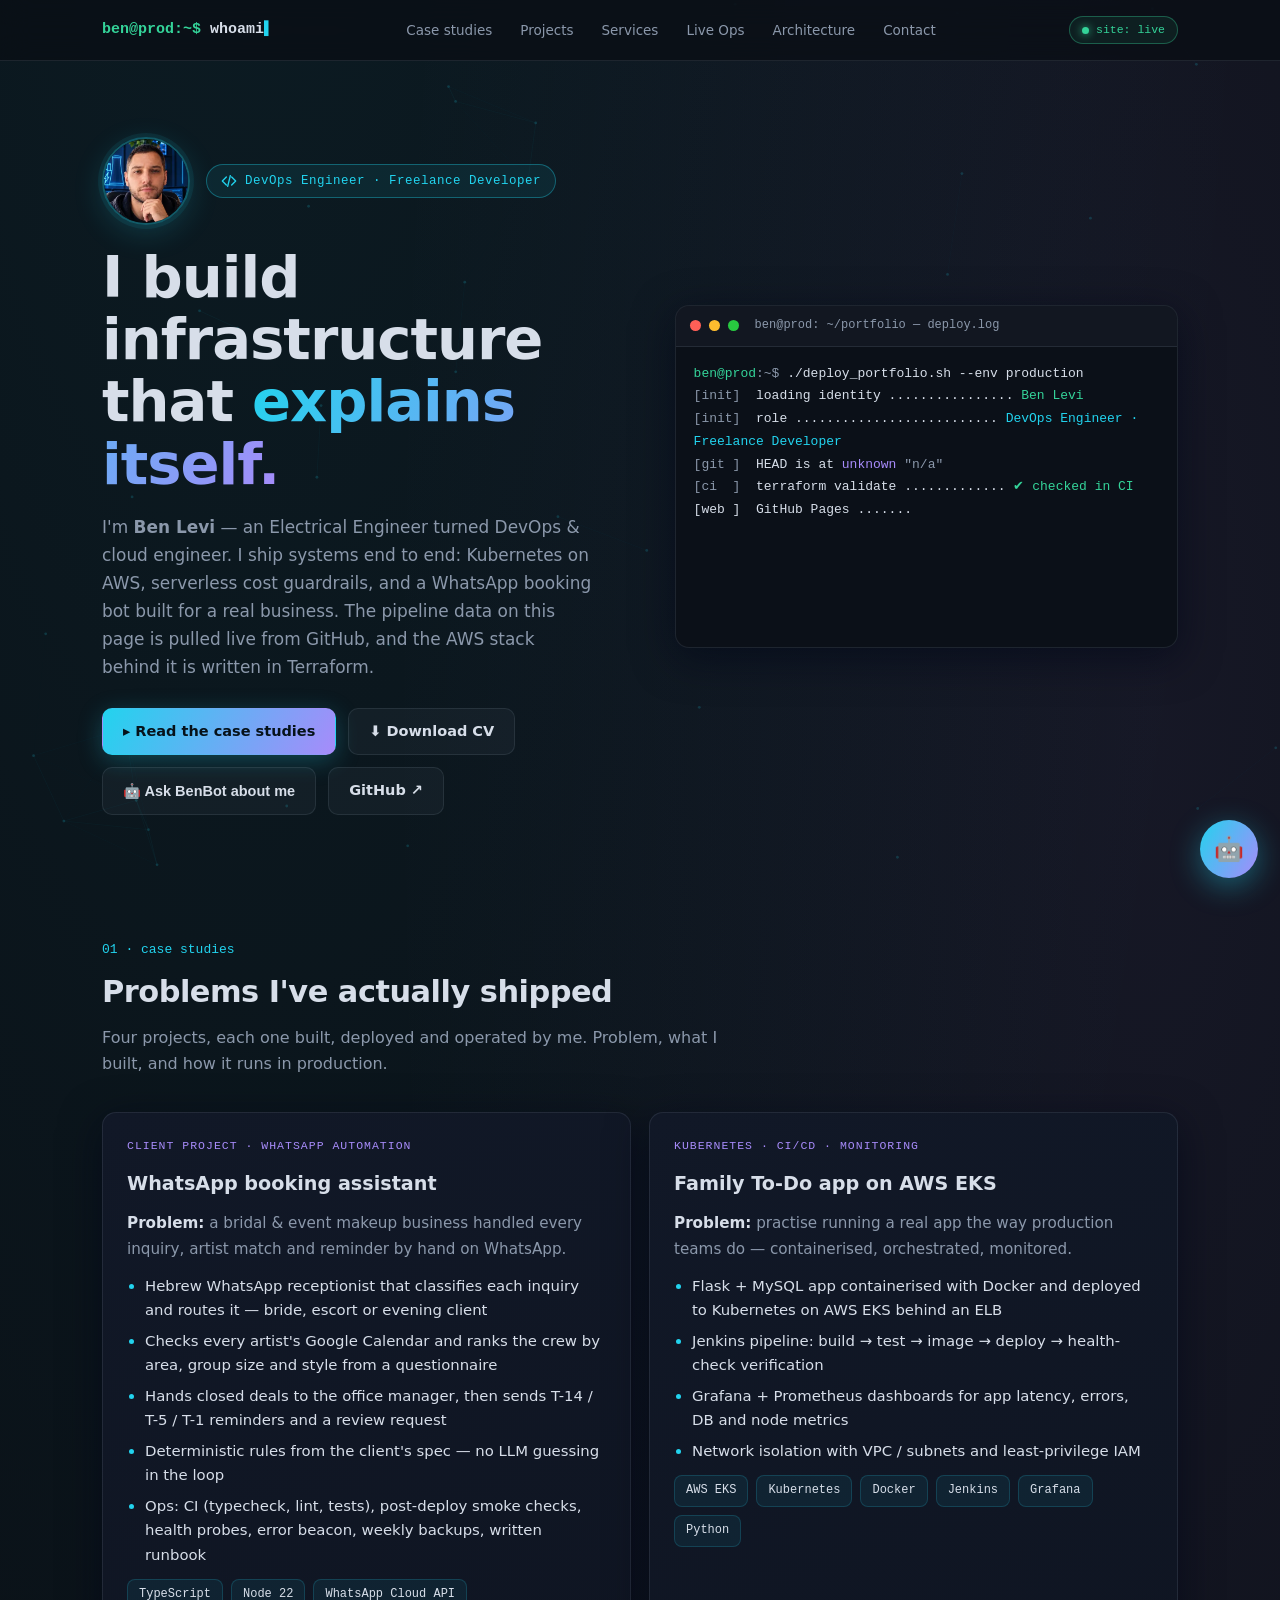
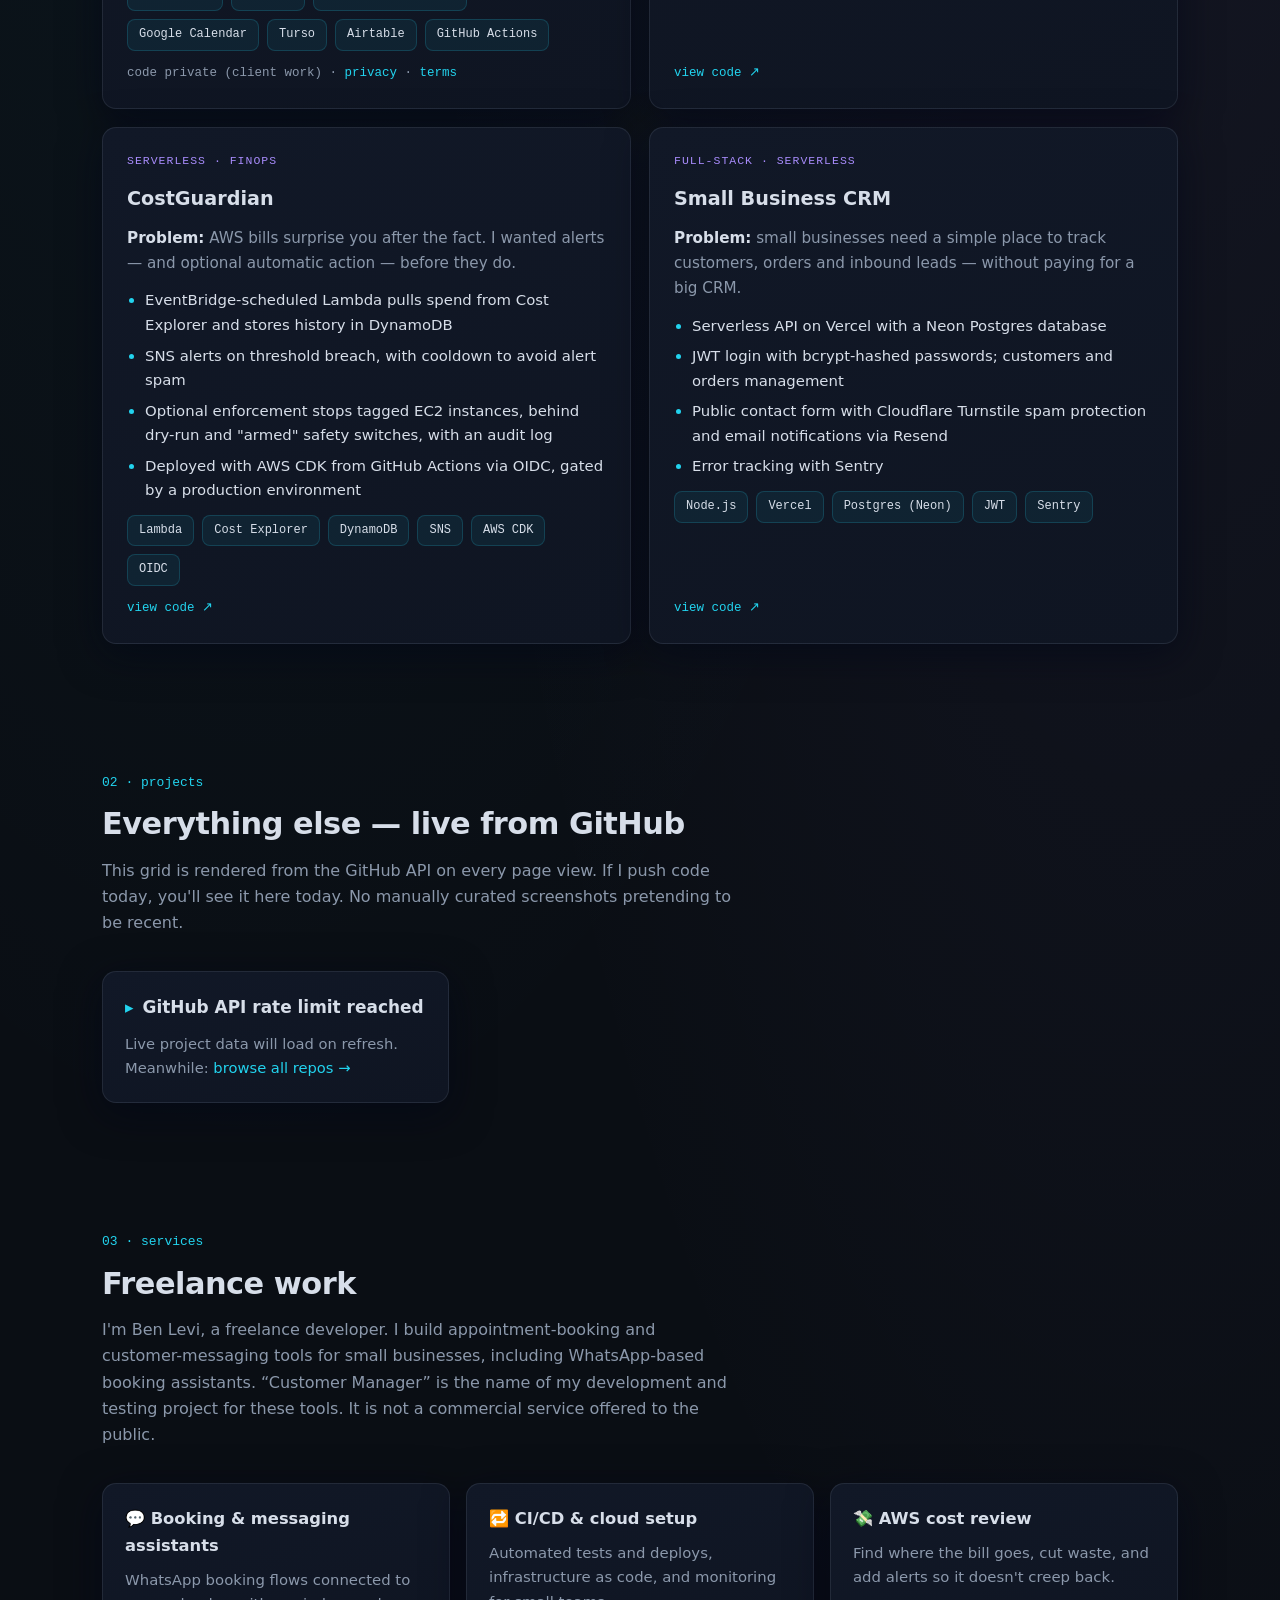
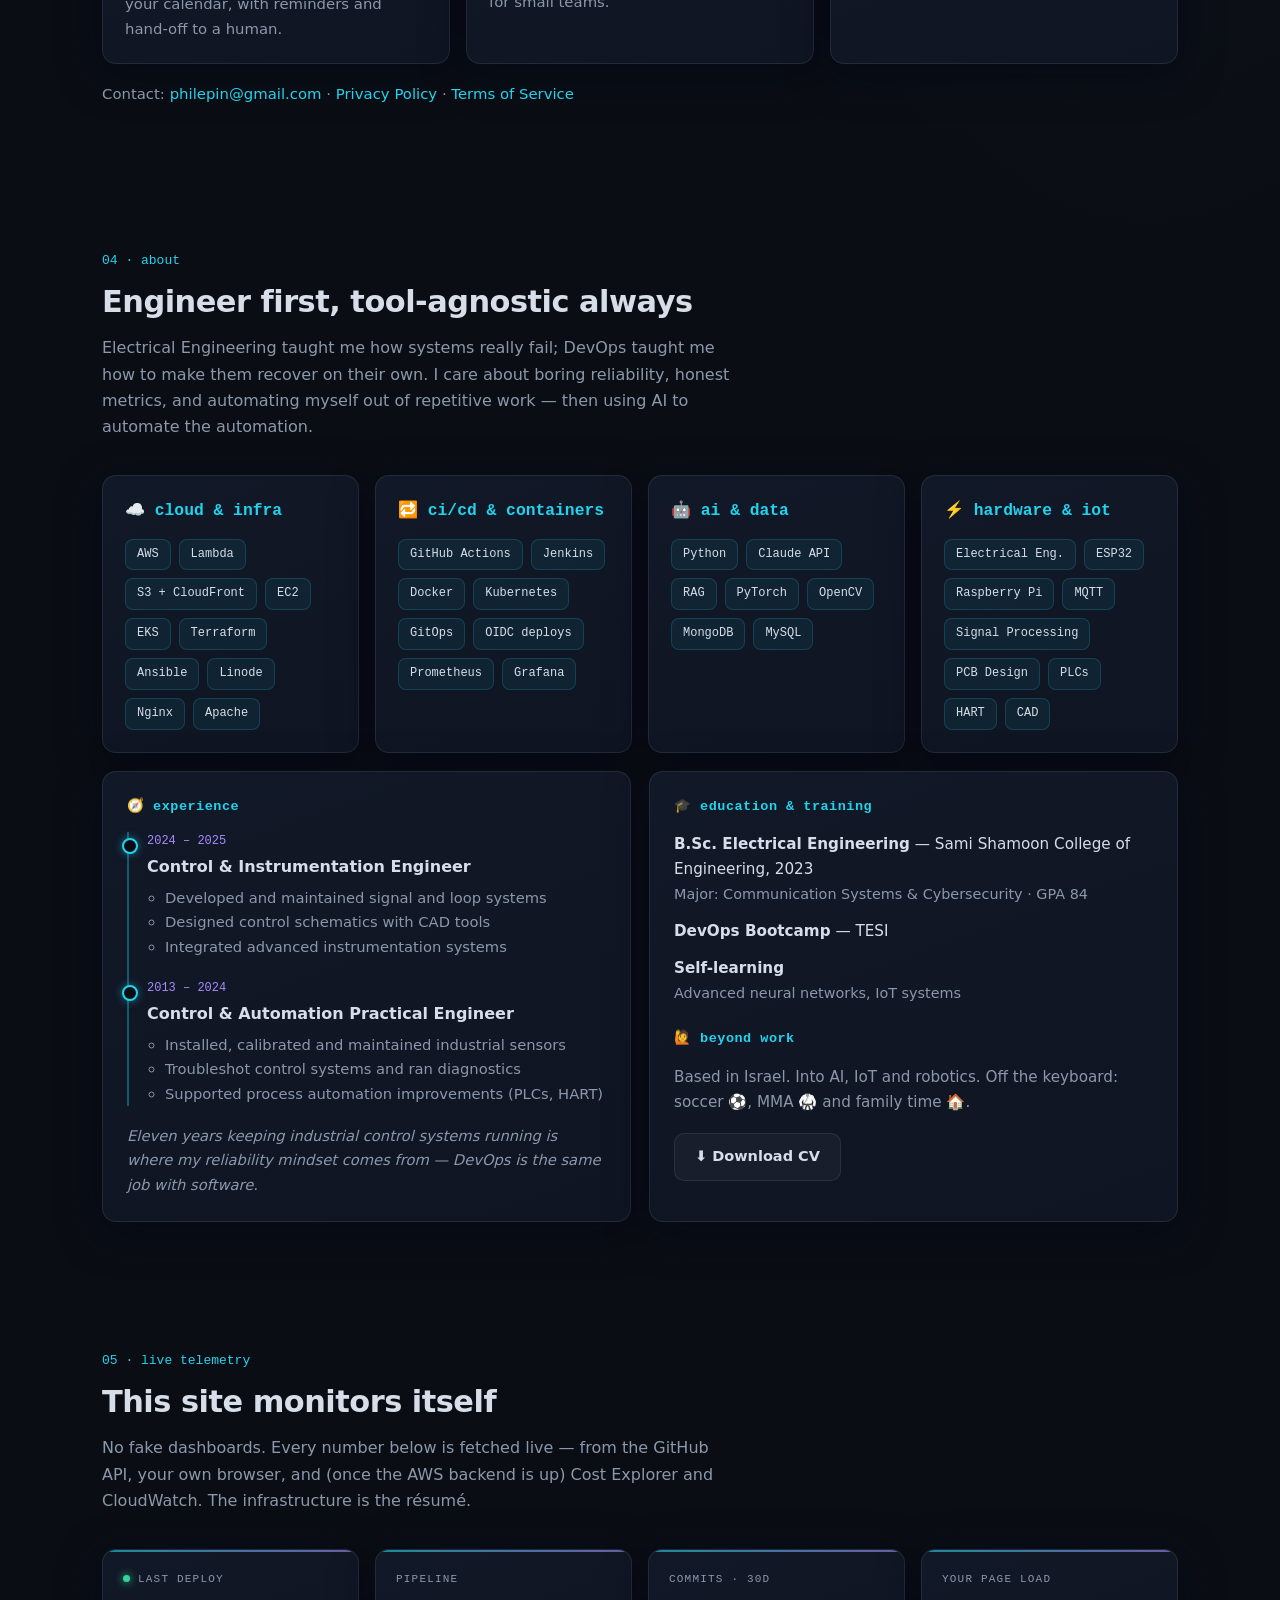
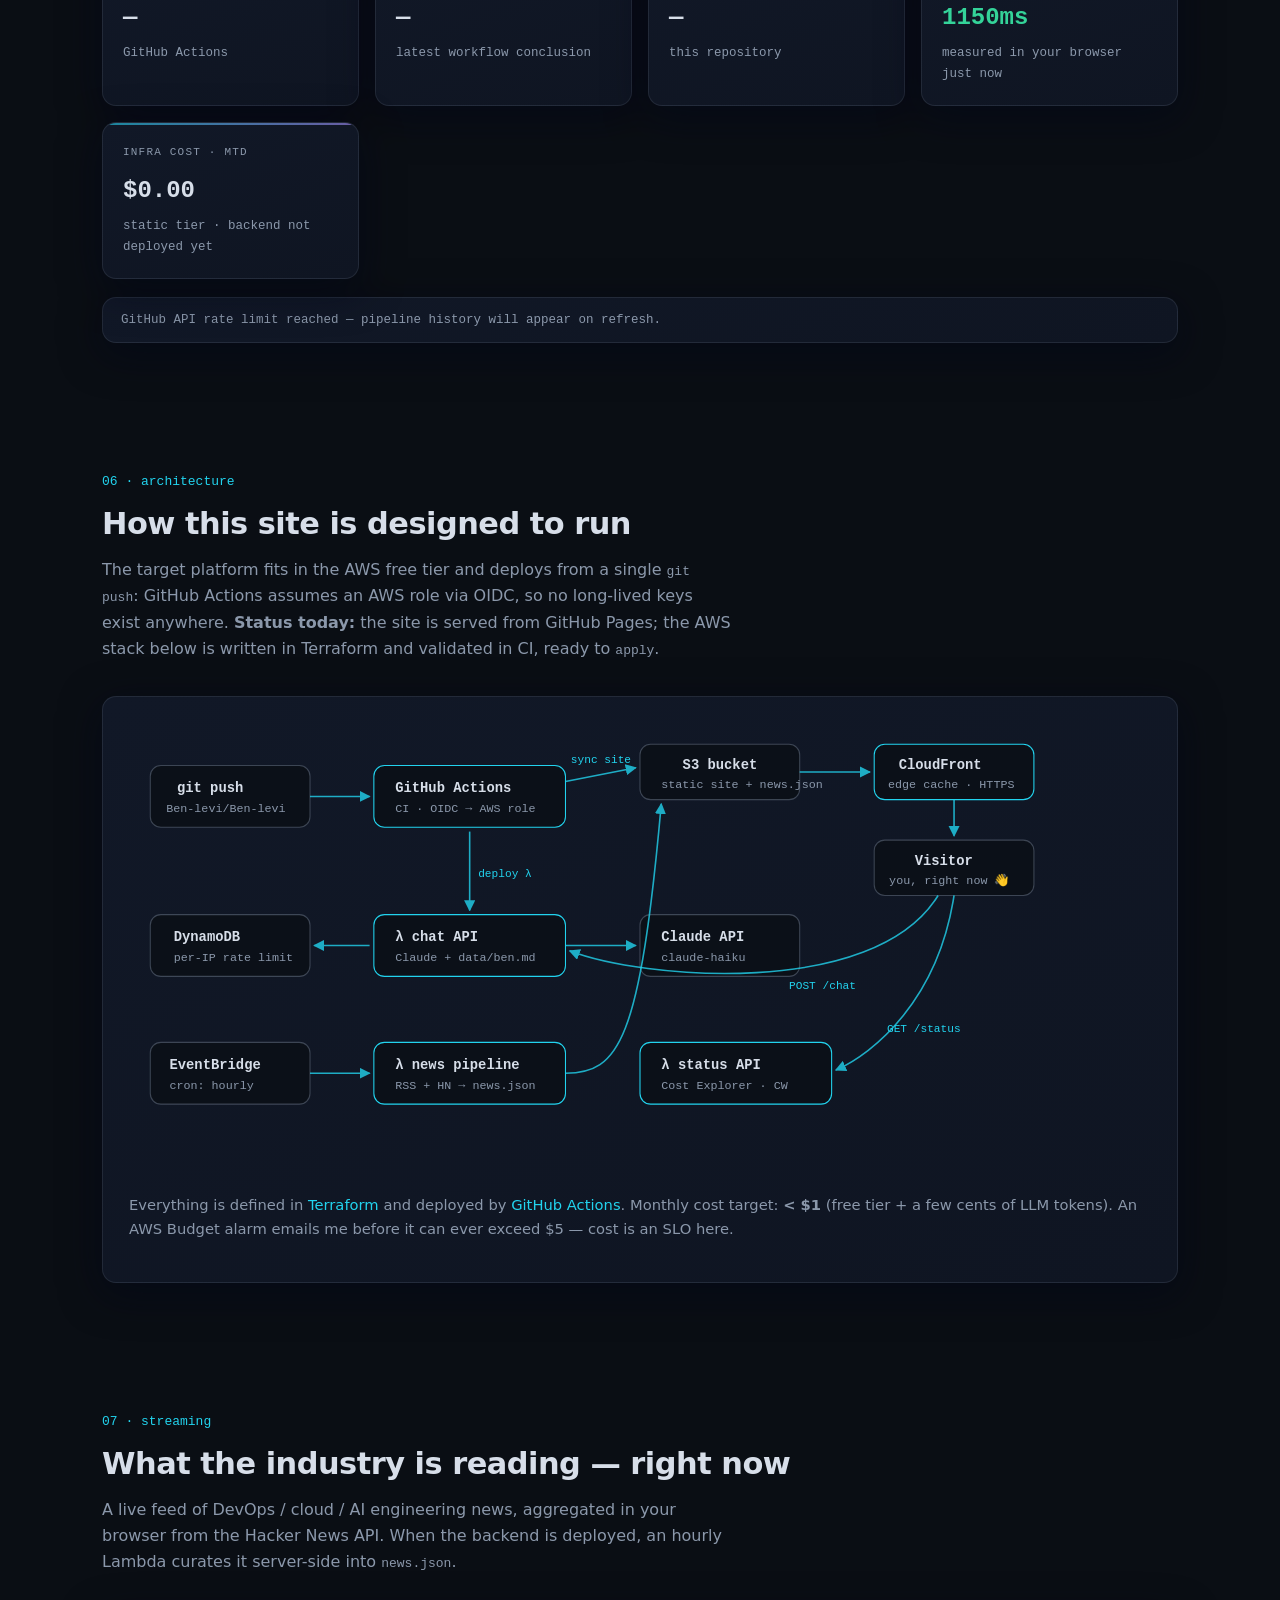
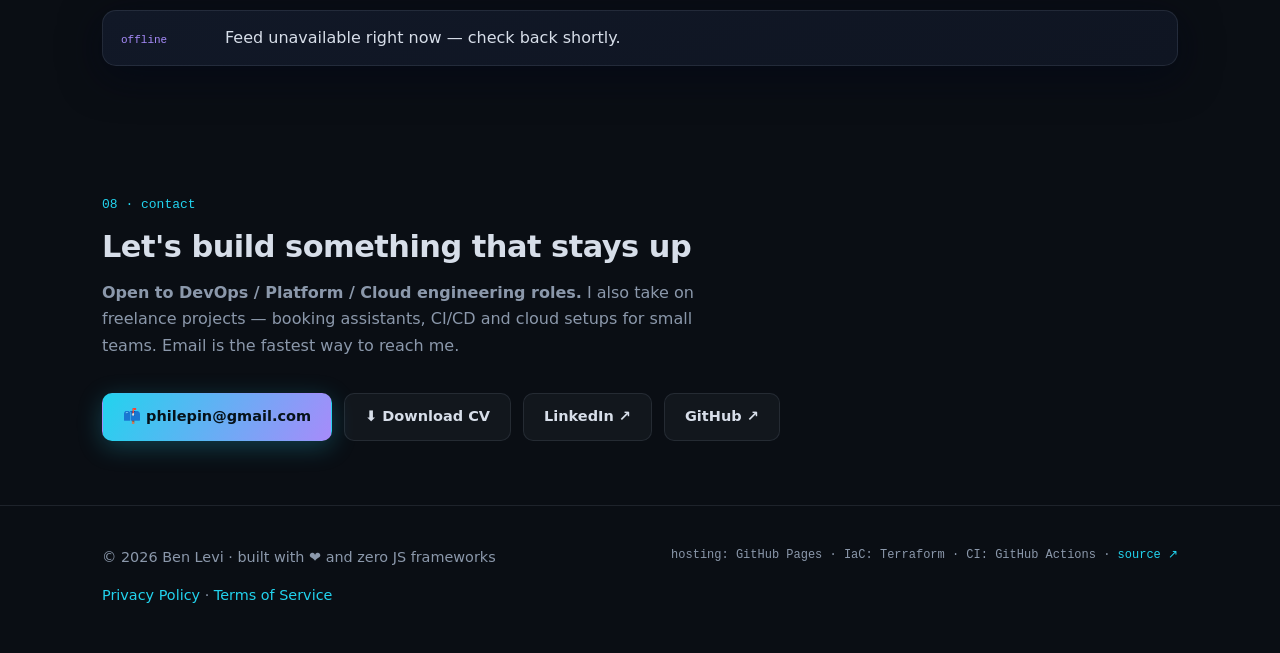
<file: index.html>
<!DOCTYPE html>
<html lang="en">
<head>
  <meta charset="UTF-8" />
  <meta name="viewport" content="width=device-width, initial-scale=1.0" />
  <title>Ben Levi — DevOps & AI Engineer</title>
  <meta name="description" content="Ben Levi — DevOps & cloud engineer with an Electrical Engineering background. Case studies, live GitHub telemetry, and the Terraform behind this site." />
  <meta property="og:title" content="Ben Levi — DevOps & AI Engineer" />
  <meta property="og:description" content="Case studies in AWS, Kubernetes, serverless and WhatsApp automation — plus live pipeline telemetry pulled from GitHub." />
  <meta property="og:image" content="https://ben-levi.github.io/Ben-levi/assets/profile.webp" />
  <link rel="icon" href="assets/favicon.svg" type="image/svg+xml" />
  <link rel="stylesheet" href="assets/css/main.css" />
</head>
<body>
  <canvas id="net-bg" aria-hidden="true"></canvas>
  <div class="floating-clouds" id="cloudsContainer" aria-hidden="true"></div>

  <nav class="topnav">
    <div class="wrap">
      <div class="brand"><span class="prompt">ben@prod:~$</span> whoami<span class="cursor-blink">▌</span></div>
      <div class="navlinks">
        <a href="#case-studies">Case studies</a>
        <a href="#projects">Projects</a>
        <a href="#services">Services</a>
        <a href="#ops">Live Ops</a>
        <a href="#architecture">Architecture</a>
        <a href="#contact">Contact</a>
      </div>
      <span class="status-pill"><span class="dot"></span> site: live</span>
    </div>
  </nav>

  <header class="wrap">
    <div class="hero">
      <div>
        <div class="hero-id">
          <img class="avatar" src="assets/profile.webp" alt="Ben Levi" width="88" height="88" />
          <div class="role-badge">
            <svg viewBox="0 0 24 24" width="16" height="16" fill="none" stroke="currentColor" stroke-width="2" stroke-linecap="round" stroke-linejoin="round" aria-hidden="true"><polyline points="8 6 2 12 8 18"/><polyline points="16 6 22 12 16 18"/><line x1="14" y1="4" x2="10" y2="20"/></svg>
            <span>DevOps Engineer · Freelance Developer</span>
          </div>
        </div>
        <h1>I build infrastructure that <span class="grad">explains itself.</span></h1>
        <p class="lede">
          I'm <strong>Ben Levi</strong> — an Electrical Engineer turned DevOps &amp; cloud engineer.
          I ship systems end to end: Kubernetes on AWS, serverless cost guardrails, and a
          WhatsApp booking bot built for a real business. The pipeline data on this page
          is pulled live from GitHub, and the AWS stack behind it is written in Terraform.
        </p>
        <div class="hero-cta">
          <a class="btn btn-primary" href="#case-studies">▸ Read the case studies</a>
          <a class="btn btn-ghost" href="assets/Ben-Levi-CV.pdf" download>⬇ Download CV</a>
          <button class="btn btn-ghost" id="hero-chat-btn" type="button">🤖 Ask BenBot about me</button>
          <a class="btn btn-ghost" href="https://github.com/Ben-levi" target="_blank" rel="noopener">GitHub ↗</a>
        </div>
      </div>
      <div class="term reveal vis" aria-label="Deployment terminal animation">
        <div class="term-bar">
          <span class="tl r"></span><span class="tl y"></span><span class="tl g"></span>
          <span class="term-title">ben@prod: ~/portfolio — deploy.log</span>
        </div>
        <div class="term-body" id="term-body"></div>
      </div>
    </div>
  </header>

  <main class="wrap">
    <!-- ============ CASE STUDIES ============ -->
    <section id="case-studies">
      <div class="sec-head reveal">
        <div class="num">01 · case studies</div>
        <h2>Problems I've actually shipped</h2>
        <p>Four projects, each one built, deployed and operated by me. Problem, what I built, and how it runs in production.</p>
      </div>
      <div class="case-grid reveal">
        <article class="case-card panel">
          <div class="case-tag">client project · WhatsApp automation</div>
          <h3>WhatsApp booking assistant</h3>
          <p class="case-problem"><strong>Problem:</strong> a bridal &amp; event makeup business handled every inquiry, artist match and reminder by hand on WhatsApp.</p>
          <ul>
            <li>Hebrew WhatsApp receptionist that classifies each inquiry and routes it — bride, escort or evening client</li>
            <li>Checks every artist's Google Calendar and ranks the crew by area, group size and style from a questionnaire</li>
            <li>Hands closed deals to the office manager, then sends T-14 / T-5 / T-1 reminders and a review request</li>
            <li>Deterministic rules from the client's spec — no LLM guessing in the loop</li>
            <li>Ops: CI (typecheck, lint, tests), post-deploy smoke checks, health probes, error beacon, weekly backups, written runbook</li>
          </ul>
          <div class="tags"><span class="tag">TypeScript</span><span class="tag">Node 22</span><span class="tag">WhatsApp Cloud API</span><span class="tag">Google Calendar</span><span class="tag">Turso</span><span class="tag">Airtable</span><span class="tag">GitHub Actions</span></div>
          <div class="case-links"><span class="case-private">code private (client work)</span> · <a href="privacy.html">privacy</a> · <a href="terms.html">terms</a></div>
        </article>

        <article class="case-card panel">
          <div class="case-tag">kubernetes · ci/cd · monitoring</div>
          <h3>Family To-Do app on AWS EKS</h3>
          <p class="case-problem"><strong>Problem:</strong> practise running a real app the way production teams do — containerised, orchestrated, monitored.</p>
          <ul>
            <li>Flask + MySQL app containerised with Docker and deployed to Kubernetes on AWS EKS behind an ELB</li>
            <li>Jenkins pipeline: build → test → image → deploy → health-check verification</li>
            <li>Grafana + Prometheus dashboards for app latency, errors, DB and node metrics</li>
            <li>Network isolation with VPC / subnets and least-privilege IAM</li>
          </ul>
          <div class="tags"><span class="tag">AWS EKS</span><span class="tag">Kubernetes</span><span class="tag">Docker</span><span class="tag">Jenkins</span><span class="tag">Grafana</span><span class="tag">Python</span></div>
          <div class="case-links"><a href="https://github.com/Ben-levi/AWS_APP" target="_blank" rel="noopener">view code ↗</a></div>
        </article>

        <article class="case-card panel">
          <div class="case-tag">serverless · finops</div>
          <h3>CostGuardian</h3>
          <p class="case-problem"><strong>Problem:</strong> AWS bills surprise you after the fact. I wanted alerts — and optional automatic action — before they do.</p>
          <ul>
            <li>EventBridge-scheduled Lambda pulls spend from Cost Explorer and stores history in DynamoDB</li>
            <li>SNS alerts on threshold breach, with cooldown to avoid alert spam</li>
            <li>Optional enforcement stops tagged EC2 instances, behind dry-run and "armed" safety switches, with an audit log</li>
            <li>Deployed with AWS CDK from GitHub Actions via OIDC, gated by a production environment</li>
          </ul>
          <div class="tags"><span class="tag">Lambda</span><span class="tag">Cost Explorer</span><span class="tag">DynamoDB</span><span class="tag">SNS</span><span class="tag">AWS CDK</span><span class="tag">OIDC</span></div>
          <div class="case-links"><a href="https://github.com/Ben-levi/Cost-guardian" target="_blank" rel="noopener">view code ↗</a></div>
        </article>

        <article class="case-card panel">
          <div class="case-tag">full-stack · serverless</div>
          <h3>Small Business CRM</h3>
          <p class="case-problem"><strong>Problem:</strong> small businesses need a simple place to track customers, orders and inbound leads — without paying for a big CRM.</p>
          <ul>
            <li>Serverless API on Vercel with a Neon Postgres database</li>
            <li>JWT login with bcrypt-hashed passwords; customers and orders management</li>
            <li>Public contact form with Cloudflare Turnstile spam protection and email notifications via Resend</li>
            <li>Error tracking with Sentry</li>
          </ul>
          <div class="tags"><span class="tag">Node.js</span><span class="tag">Vercel</span><span class="tag">Postgres (Neon)</span><span class="tag">JWT</span><span class="tag">Sentry</span></div>
          <div class="case-links"><a href="https://github.com/Ben-levi/small-business-crm" target="_blank" rel="noopener">view code ↗</a></div>
        </article>
      </div>
    </section>

    <!-- ============ PROJECTS ============ -->
    <section id="projects">
      <div class="sec-head reveal">
        <div class="num">02 · projects</div>
        <h2>Everything else — live from GitHub</h2>
        <p>This grid is rendered from the GitHub API on every page view. If I push code today, you'll see it here today. No manually curated screenshots pretending to be recent.</p>
      </div>
      <div class="proj-grid reveal" id="proj-grid">
        <div class="proj-card panel"><h3><span class="folder">▸</span> loading…</h3><p>fetching live repository data from api.github.com</p></div>
      </div>
    </section>

    <!-- ============ SERVICES ============ -->
    <section id="services">
      <div class="sec-head reveal">
        <div class="num">03 · services</div>
        <h2>Freelance work</h2>
        <p>I'm Ben Levi, a freelance developer. I build appointment-booking and customer-messaging tools for small businesses, including WhatsApp-based booking assistants. &ldquo;Customer Manager&rdquo; is the name of my development and testing project for these tools. It is not a commercial service offered to the public.</p>
      </div>
      <div class="svc-grid reveal">
        <div class="svc-card panel">
          <h3>💬 Booking &amp; messaging assistants</h3>
          <p>WhatsApp booking flows connected to your calendar, with reminders and hand-off to a human.</p>
        </div>
        <div class="svc-card panel">
          <h3>🔁 CI/CD &amp; cloud setup</h3>
          <p>Automated tests and deploys, infrastructure as code, and monitoring for small teams.</p>
        </div>
        <div class="svc-card panel">
          <h3>💸 AWS cost review</h3>
          <p>Find where the bill goes, cut waste, and add alerts so it doesn't creep back.</p>
        </div>
      </div>
      <p class="svc-contact reveal">Contact: <a href="mailto:philepin@gmail.com">philepin@gmail.com</a> · <a href="privacy.html">Privacy Policy</a> · <a href="terms.html">Terms of Service</a></p>
    </section>

    <!-- ============ ABOUT ============ -->
    <section id="about">
      <div class="sec-head reveal">
        <div class="num">04 · about</div>
        <h2>Engineer first, tool-agnostic always</h2>
        <p>Electrical Engineering taught me how systems really fail; DevOps taught me how to make them recover on their own. I care about boring reliability, honest metrics, and automating myself out of repetitive work — then using AI to automate the automation.</p>
      </div>
      <div class="skills-grid reveal">
        <div class="skill-col panel">
          <h3>☁️ cloud &amp; infra</h3>
          <div class="tags">
            <span class="tag">AWS</span><span class="tag">Lambda</span><span class="tag">S3 + CloudFront</span>
            <span class="tag">EC2</span><span class="tag">EKS</span><span class="tag">Terraform</span><span class="tag">Ansible</span><span class="tag">Linode</span>
            <span class="tag">Nginx</span><span class="tag">Apache</span>
          </div>
        </div>
        <div class="skill-col panel">
          <h3>🔁 ci/cd &amp; containers</h3>
          <div class="tags">
            <span class="tag">GitHub Actions</span><span class="tag">Jenkins</span><span class="tag">Docker</span>
            <span class="tag">Kubernetes</span><span class="tag">GitOps</span><span class="tag">OIDC deploys</span>
            <span class="tag">Prometheus</span><span class="tag">Grafana</span>
          </div>
        </div>
        <div class="skill-col panel">
          <h3>🤖 ai &amp; data</h3>
          <div class="tags">
            <span class="tag">Python</span><span class="tag">Claude API</span><span class="tag">RAG</span>
            <span class="tag">PyTorch</span><span class="tag">OpenCV</span><span class="tag">MongoDB</span>
            <span class="tag">MySQL</span>
          </div>
        </div>
        <div class="skill-col panel">
          <h3>⚡ hardware &amp; iot</h3>
          <div class="tags">
            <span class="tag">Electrical Eng.</span><span class="tag">ESP32</span><span class="tag">Raspberry Pi</span>
            <span class="tag">MQTT</span><span class="tag">Signal Processing</span><span class="tag">PCB Design</span>
            <span class="tag">PLCs</span><span class="tag">HART</span><span class="tag">CAD</span>
          </div>
        </div>
      </div>

      <div class="bio-grid reveal">
        <div class="panel bio-col">
          <h3>🧭 experience</h3>
          <ol class="timeline">
            <li>
              <div class="tl-when">2024 – 2025</div>
              <div class="tl-role">Control &amp; Instrumentation Engineer</div>
              <ul>
                <li>Developed and maintained signal and loop systems</li>
                <li>Designed control schematics with CAD tools</li>
                <li>Integrated advanced instrumentation systems</li>
              </ul>
            </li>
            <li>
              <div class="tl-when">2013 – 2024</div>
              <div class="tl-role">Control &amp; Automation Practical Engineer</div>
              <ul>
                <li>Installed, calibrated and maintained industrial sensors</li>
                <li>Troubleshot control systems and ran diagnostics</li>
                <li>Supported process automation improvements (PLCs, HART)</li>
              </ul>
            </li>
          </ol>
          <p class="bio-note">Eleven years keeping industrial control systems running is where my reliability mindset comes from — DevOps is the same job with software.</p>
        </div>
        <div class="panel bio-col">
          <h3>🎓 education &amp; training</h3>
          <ul class="edu">
            <li><strong>B.Sc. Electrical Engineering</strong> — Sami Shamoon College of Engineering, 2023<br /><span>Major: Communication Systems &amp; Cybersecurity · GPA 84</span></li>
            <li><strong>DevOps Bootcamp</strong> — TESI</li>
            <li><strong>Self-learning</strong><br /><span>Advanced neural networks, IoT systems</span></li>
          </ul>
          <h3>🙋 beyond work</h3>
          <p class="bio-personal">Based in Israel. Into AI, IoT and robotics. Off the keyboard: soccer ⚽, MMA 🥋 and family time 🏠.</p>
          <a class="btn btn-ghost" href="assets/Ben-Levi-CV.pdf" download>⬇ Download CV</a>
        </div>
      </div>
    </section>

    <!-- ============ LIVE OPS ============ -->
    <section id="ops">
      <div class="sec-head reveal">
        <div class="num">05 · live telemetry</div>
        <h2>This site monitors itself</h2>
        <p>No fake dashboards. Every number below is fetched live — from the GitHub API, your own browser, and (once the AWS backend is up) Cost Explorer and CloudWatch. The infrastructure is the résumé.</p>
      </div>
      <div class="ops-grid reveal">
        <div class="ops-card panel">
          <div class="label"><span class="dot"></span> last deploy</div>
          <div class="value" id="ops-deploy">…</div>
          <div class="sub" id="ops-deploy-sub">GitHub Actions</div>
        </div>
        <div class="ops-card panel">
          <div class="label">pipeline</div>
          <div class="value" id="ops-pipeline">…</div>
          <div class="sub">latest workflow conclusion</div>
        </div>
        <div class="ops-card panel">
          <div class="label">commits · 30d</div>
          <div class="value" id="ops-commits">…</div>
          <div class="sub">this repository</div>
        </div>
        <div class="ops-card panel">
          <div class="label">your page load</div>
          <div class="value ok" id="ops-perf">…</div>
          <div class="sub">measured in your browser just now</div>
        </div>
        <div class="ops-card panel">
          <div class="label">infra cost · MTD</div>
          <div class="value" id="ops-cost">…</div>
          <div class="sub" id="ops-cost-sub">AWS Cost Explorer</div>
        </div>
      </div>
      <div class="panel runs-list reveal" id="runs-list" aria-label="Recent pipeline runs">
        <div class="run-row"><span class="rmeta">loading real pipeline history…</span></div>
      </div>
    </section>

    <!-- ============ ARCHITECTURE ============ -->
    <section id="architecture">
      <div class="sec-head reveal">
        <div class="num">06 · architecture</div>
        <h2>How this site is designed to run</h2>
        <p>The target platform fits in the AWS free tier and deploys from a single <code>git push</code>: GitHub Actions assumes an AWS role via OIDC, so no long-lived keys exist anywhere. <strong>Status today:</strong> the site is served from GitHub Pages; the AWS stack below is written in Terraform and validated in CI, ready to <code>apply</code>.</p>
      </div>
      <div class="panel arch-wrap reveal">
        <svg class="arch-svg" viewBox="0 0 960 420" role="img" aria-label="Architecture diagram: GitHub Actions deploys via OIDC to S3 and Lambda; CloudFront serves visitors; Lambdas power chat, news and status APIs.">
          <defs>
            <marker id="arr" viewBox="0 0 10 10" refX="9" refY="5" markerWidth="7" markerHeight="7" orient="auto-start-reverse">
              <path d="M 0 0 L 10 5 L 0 10 z" fill="#22d3ee"/>
            </marker>
          </defs>
          <style>
            .bx { fill:#0b1018; stroke:rgba(148,163,184,.35); rx:10; }
            .bx-hl { stroke:#22d3ee; }
            .lb { fill:#d7dee9; font: 600 13px monospace; }
            .lb2 { fill:#8b98ab; font: 11px monospace; }
            .ln { stroke:#22d3ee; stroke-width:1.5; fill:none; marker-end:url(#arr); opacity:.8; }
            .lt { fill:#22d3ee; font: 10.5px monospace; }
          </style>
          <!-- dev side -->
          <rect class="bx" x="20" y="40" width="150" height="58" rx="10"/>
          <text class="lb" x="45" y="65">git push</text>
          <text class="lb2" x="35" y="84">Ben-levi/Ben-levi</text>

          <rect class="bx bx-hl" x="230" y="40" width="180" height="58" rx="10"/>
          <text class="lb" x="250" y="65">GitHub Actions</text>
          <text class="lb2" x="250" y="84">CI · OIDC → AWS role</text>

          <path class="ln" d="M170 69 H 226"/>

          <!-- static path -->
          <rect class="bx" x="480" y="20" width="150" height="52" rx="10"/>
          <text class="lb" x="520" y="43">S3 bucket</text>
          <text class="lb2" x="500" y="61">static site + news.json</text>
          <path class="ln" d="M410 55 L 476 42"/>
          <text class="lt" x="415" y="38">sync site</text>

          <rect class="bx bx-hl" x="700" y="20" width="150" height="52" rx="10"/>
          <text class="lb" x="723" y="43">CloudFront</text>
          <text class="lb2" x="713" y="61">edge cache · HTTPS</text>
          <path class="ln" d="M630 46 H 696"/>

          <rect class="bx" x="700" y="110" width="150" height="52" rx="10"/>
          <text class="lb" x="738" y="133">Visitor</text>
          <text class="lb2" x="714" y="151">you, right now 👋</text>
          <path class="ln" d="M775 72 V 106"/>

          <!-- lambdas -->
          <rect class="bx bx-hl" x="230" y="180" width="180" height="58" rx="10"/>
          <text class="lb" x="250" y="205">λ chat API</text>
          <text class="lb2" x="250" y="224">Claude + data/ben.md</text>
          <path class="ln" d="M320 102 V 176"/>
          <text class="lt" x="328" y="145">deploy λ</text>

          <rect class="bx" x="480" y="180" width="150" height="58" rx="10"/>
          <text class="lb" x="500" y="205">Claude API</text>
          <text class="lb2" x="500" y="224">claude-haiku</text>
          <path class="ln" d="M410 209 H 476"/>

          <rect class="bx" x="20" y="180" width="150" height="58" rx="10"/>
          <text class="lb" x="42" y="205">DynamoDB</text>
          <text class="lb2" x="42" y="224">per-IP rate limit</text>
          <path class="ln" d="M226 209 H 174"/>

          <!-- news pipeline -->
          <rect class="bx" x="20" y="300" width="150" height="58" rx="10"/>
          <text class="lb" x="38" y="325">EventBridge</text>
          <text class="lb2" x="38" y="344">cron: hourly</text>

          <rect class="bx bx-hl" x="230" y="300" width="180" height="58" rx="10"/>
          <text class="lb" x="250" y="325">λ news pipeline</text>
          <text class="lb2" x="250" y="344">RSS + HN → news.json</text>
          <path class="ln" d="M170 329 H 226"/>
          <path class="ln" d="M410 329 C 460 329 480 300 500 76"/>

          <!-- status -->
          <rect class="bx bx-hl" x="480" y="300" width="180" height="58" rx="10"/>
          <text class="lb" x="500" y="325">λ status API</text>
          <text class="lb2" x="500" y="344">Cost Explorer · CW</text>

          <!-- visitor calls -->
          <path class="ln" d="M760 162 C 700 260 480 240 414 214"/>
          <text class="lt" x="620" y="250">POST /chat</text>
          <path class="ln" d="M775 162 C 760 260 700 310 664 326"/>
          <text class="lt" x="712" y="290">GET /status</text>
        </svg>
        <p class="arch-note">
          Everything is defined in <a href="https://github.com/Ben-levi/Ben-levi/tree/main/infra/terraform" target="_blank" rel="noopener">Terraform</a> and deployed by
          <a href="https://github.com/Ben-levi/Ben-levi/tree/main/.github/workflows" target="_blank" rel="noopener">GitHub Actions</a>.
          Monthly cost target: <strong>&lt; $1</strong> (free tier + a few cents of LLM tokens). An AWS Budget alarm emails me before it can ever exceed $5 — cost is an SLO here.
        </p>
      </div>
    </section>

    <!-- ============ NEWS ============ -->
    <section id="news">
      <div class="sec-head reveal">
        <div class="num">07 · streaming</div>
        <h2>What the industry is reading — right now</h2>
        <p>A live feed of DevOps / cloud / AI engineering news, <span id="news-mode">aggregated in your browser from the Hacker News API</span>. When the backend is deployed, an hourly Lambda curates it server-side into <code>news.json</code>.</p>
      </div>
      <div class="news-list reveal" id="news-list">
        <div class="news-item panel"><span class="src">loading</span><span>fetching live feed…</span></div>
      </div>
    </section>

    <!-- ============ CONTACT ============ -->
    <section id="contact">
      <div class="sec-head reveal">
        <div class="num">08 · contact</div>
        <h2>Let's build something that stays up</h2>
        <p><strong>Open to DevOps / Platform / Cloud engineering roles.</strong> I also take on freelance projects — booking assistants, CI/CD and cloud setups for small teams. Email is the fastest way to reach me.</p>
      </div>
      <div class="hero-cta reveal">
        <a class="btn btn-primary" href="mailto:philepin@gmail.com">📫 philepin@gmail.com</a>
        <a class="btn btn-ghost" href="assets/Ben-Levi-CV.pdf" download>⬇ Download CV</a>
        <a class="btn btn-ghost" href="https://www.linkedin.com/in/ben-levi-442790240/" target="_blank" rel="noopener">LinkedIn ↗</a>
        <a class="btn btn-ghost" href="https://github.com/Ben-levi" target="_blank" rel="noopener">GitHub ↗</a>
      </div>
    </section>
  </main>

  <footer>
    <div class="wrap">
      <span>© <span id="year"></span> Ben Levi · built with ❤️ and zero JS frameworks</span>
      <span class="mono">hosting: GitHub Pages · IaC: Terraform · CI: GitHub Actions · <a href="https://github.com/Ben-levi/Ben-levi" target="_blank" rel="noopener">source ↗</a></span>
      <span><a href="privacy.html">Privacy Policy</a> · <a href="terms.html">Terms of Service</a></span>
    </div>
  </footer>

  <!-- ============ CHAT WIDGET ============ -->
  <button class="chat-fab" id="chat-fab" aria-label="Open BenBot chat">🤖</button>
  <div class="chat-panel panel" id="chat-panel" role="dialog" aria-label="BenBot chat">
    <div class="chat-head">
      <div class="bot-av">🤖</div>
      <div>
        <div class="bot-name">BenBot</div>
        <div class="bot-sub" id="chat-mode">…</div>
      </div>
      <button class="chat-close" id="chat-close" type="button" aria-label="Close chat">✕</button>
    </div>
    <div class="chat-msgs" id="chat-msgs"></div>
    <div class="chat-suggest">
      <button type="button">What's Ben's tech stack?</button>
      <button type="button">What's Ben's background?</button>
      <button type="button">How does this site work?</button>
      <button type="button">How do I contact Ben?</button>
    </div>
    <form class="chat-input-row" id="chat-form">
      <input id="chat-input" type="text" placeholder="Ask about Ben…" autocomplete="off" maxlength="500" />
      <button type="submit" id="chat-send">➤</button>
    </form>
  </div>

  <script src="assets/js/config.js"></script>
  <script src="assets/js/main.js"></script>
  <script src="assets/js/terminal.js"></script>
  <script src="assets/js/live.js"></script>
  <script src="assets/js/projects.js"></script>
  <script src="assets/js/news.js"></script>
  <script src="assets/js/chat.js"></script>
  <script>
    // Hero chat button opens the widget; videos render from config.
    document.getElementById("hero-chat-btn").addEventListener("click", () =>
      document.getElementById("chat-fab").click());

    (function renderVideos() {
      const grid = document.getElementById("video-grid");
      if (!grid) return; // section hidden until real recordings exist
      for (const v of window.SITE_CONFIG.videos) {
        const card = document.createElement("div");
        card.className = "video-card panel";
        if (v.id) {
          card.innerHTML = `
            <div class="video-thumb" style="background-image:url('https://i.ytimg.com/vi/${v.id}/hqdefault.jpg')" data-vid="${v.id}" role="button" tabindex="0" aria-label="Play video">
              <div class="play">▶</div>
            </div>
            <div class="vtitle">${v.title}</div>`;
          const thumb = card.querySelector(".video-thumb");
          const play = () => {
            thumb.outerHTML = `<iframe src="https://www.youtube-nocookie.com/embed/${v.id}?autoplay=1" title="${v.title}" allow="autoplay; encrypted-media" allowfullscreen></iframe>`;
          };
          thumb.addEventListener("click", play);
          thumb.addEventListener("keydown", (e) => { if (e.key === "Enter") play(); });
        } else {
          card.innerHTML = `
            <div class="video-thumb"><div class="play" style="opacity:.35">▶</div></div>
            <div class="vtitle">${v.title} <span style="color:var(--text-dim);font-family:var(--mono);font-size:11px">— recording soon</span></div>`;
        }
        grid.appendChild(card);
      }
    })();
  </script>
</body>
</html>
</file>
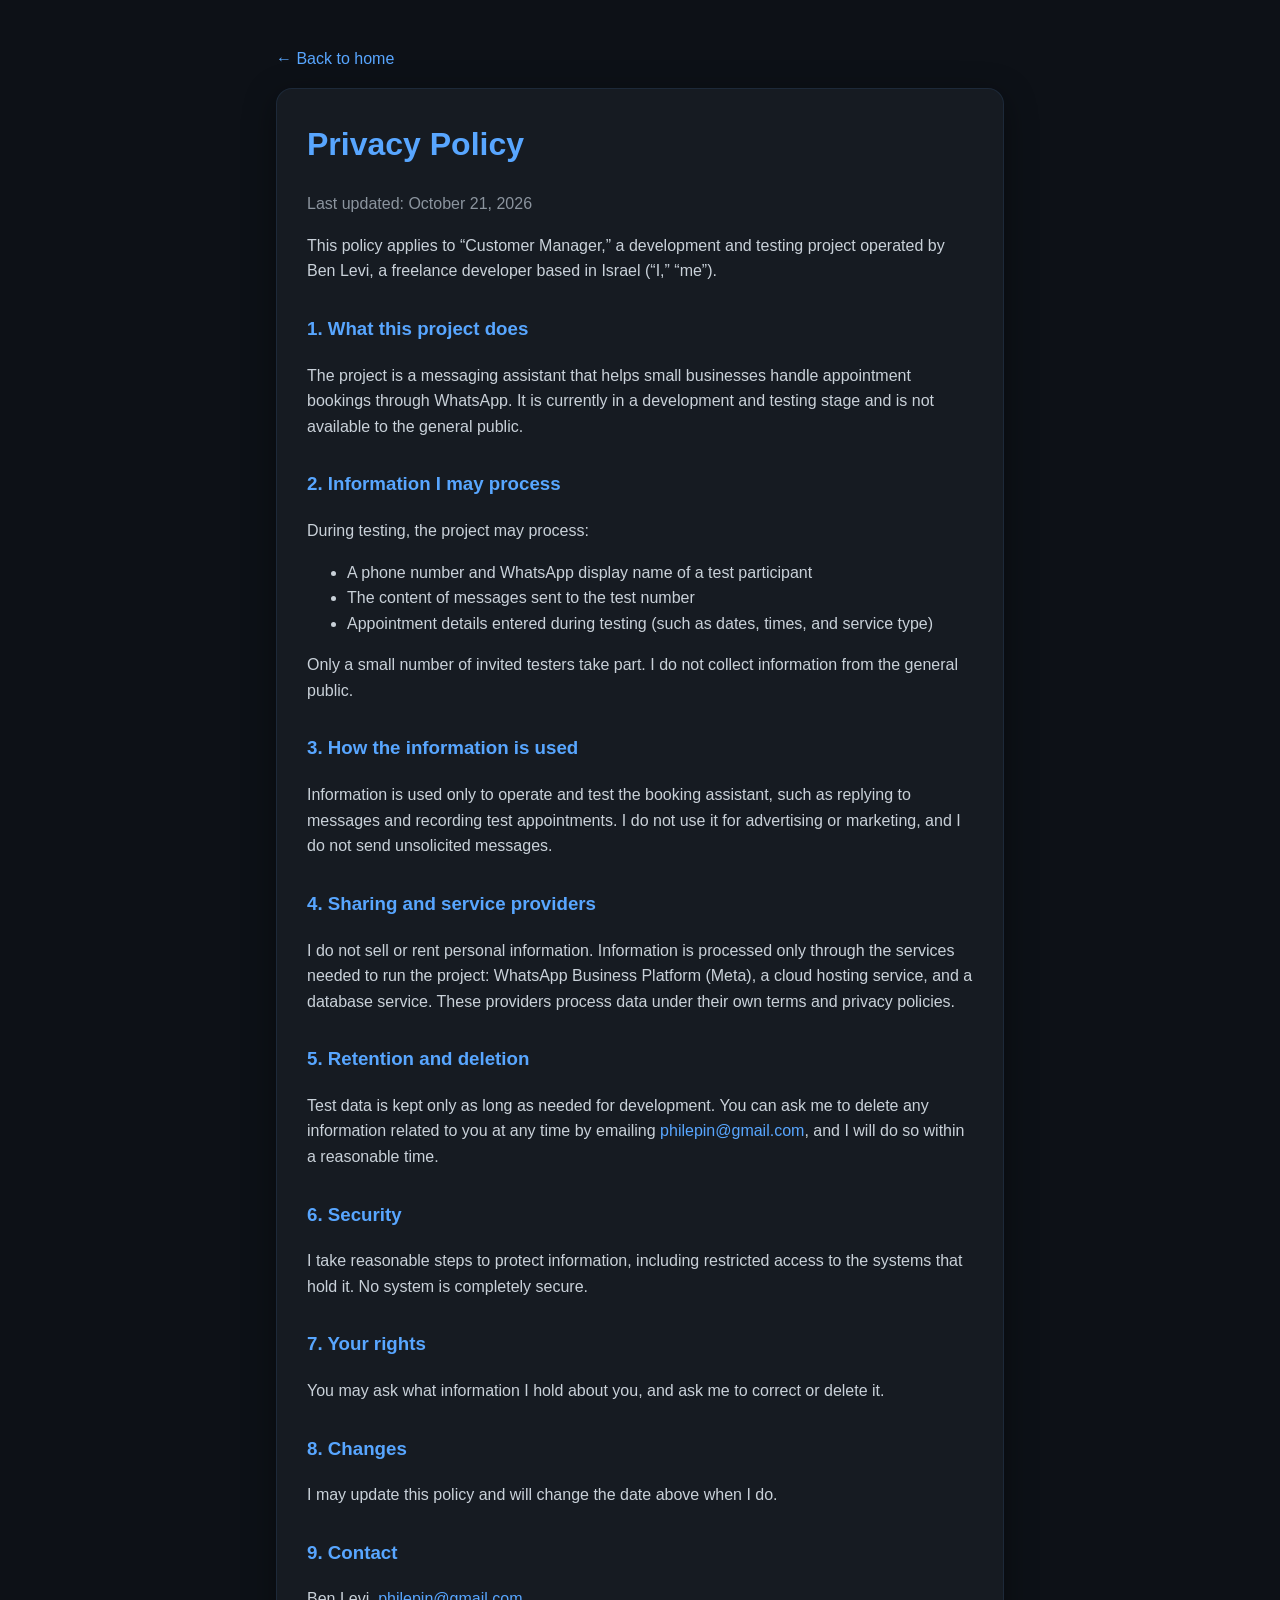
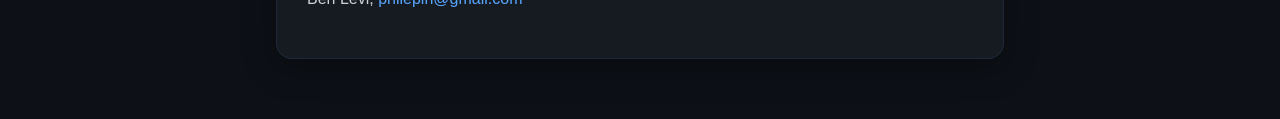
<file: privacy.html>
<!DOCTYPE html>
<html lang="en">
<head>
  <meta charset="UTF-8" />
  <meta name="viewport" content="width=device-width, initial-scale=1.0" />
  <title>Privacy Policy - Ben Levi</title>
  <style>
    :root { --bg-color:#0d1117; --text-color:#c9d1d9; --accent-color:#58a6ff; --card-color:#161b22; }
    * { box-sizing: border-box; }
    body { margin:0; background:var(--bg-color); color:var(--text-color);
      font-family:"Segoe UI", Tahoma, Geneva, Verdana, sans-serif; line-height:1.6; }
    main { max-width:760px; margin:0 auto; padding:30px 16px 60px; }
    .card { background:var(--card-color); padding:30px; border-radius:16px;
      border:1px solid rgba(88,166,255,0.1); box-shadow:0 8px 32px rgba(0,0,0,0.4); }
    h1 { color:var(--accent-color); margin-top:0; }
    h3 { color:var(--accent-color); margin-top:1.6em; }
    .updated { color:#8b949e; }
    a { color:var(--accent-color); text-decoration:none; }
    a:hover { color:#79c0ff; text-decoration:underline; }
    @media (max-width:768px) { .card { padding:20px; } }
  </style>
</head>
<body>
<main>
  <p><a href="index.html">&larr; Back to home</a></p>
  <div class="card">
    <h1>Privacy Policy</h1>
    <p class="updated">Last updated: October 21, 2026</p>
    <p>This policy applies to &ldquo;Customer Manager,&rdquo; a development and testing project operated by Ben Levi, a freelance developer based in Israel (&ldquo;I,&rdquo; &ldquo;me&rdquo;).</p>

    <h3>1. What this project does</h3>
    <p>The project is a messaging assistant that helps small businesses handle appointment bookings through WhatsApp. It is currently in a development and testing stage and is not available to the general public.</p>

    <h3>2. Information I may process</h3>
    <p>During testing, the project may process:</p>
    <ul>
      <li>A phone number and WhatsApp display name of a test participant</li>
      <li>The content of messages sent to the test number</li>
      <li>Appointment details entered during testing (such as dates, times, and service type)</li>
    </ul>
    <p>Only a small number of invited testers take part. I do not collect information from the general public.</p>

    <h3>3. How the information is used</h3>
    <p>Information is used only to operate and test the booking assistant, such as replying to messages and recording test appointments. I do not use it for advertising or marketing, and I do not send unsolicited messages.</p>

    <h3>4. Sharing and service providers</h3>
    <p>I do not sell or rent personal information. Information is processed only through the services needed to run the project: WhatsApp Business Platform (Meta), a cloud hosting service, and a database service. These providers process data under their own terms and privacy policies.</p>

    <h3>5. Retention and deletion</h3>
    <p>Test data is kept only as long as needed for development. You can ask me to delete any information related to you at any time by emailing <a href="mailto:philepin@gmail.com">philepin@gmail.com</a>, and I will do so within a reasonable time.</p>

    <h3>6. Security</h3>
    <p>I take reasonable steps to protect information, including restricted access to the systems that hold it. No system is completely secure.</p>

    <h3>7. Your rights</h3>
    <p>You may ask what information I hold about you, and ask me to correct or delete it.</p>

    <h3>8. Changes</h3>
    <p>I may update this policy and will change the date above when I do.</p>

    <h3>9. Contact</h3>
    <p>Ben Levi, <a href="mailto:philepin@gmail.com">philepin@gmail.com</a></p>
  </div>
</main>
</body>
</html>
</file>
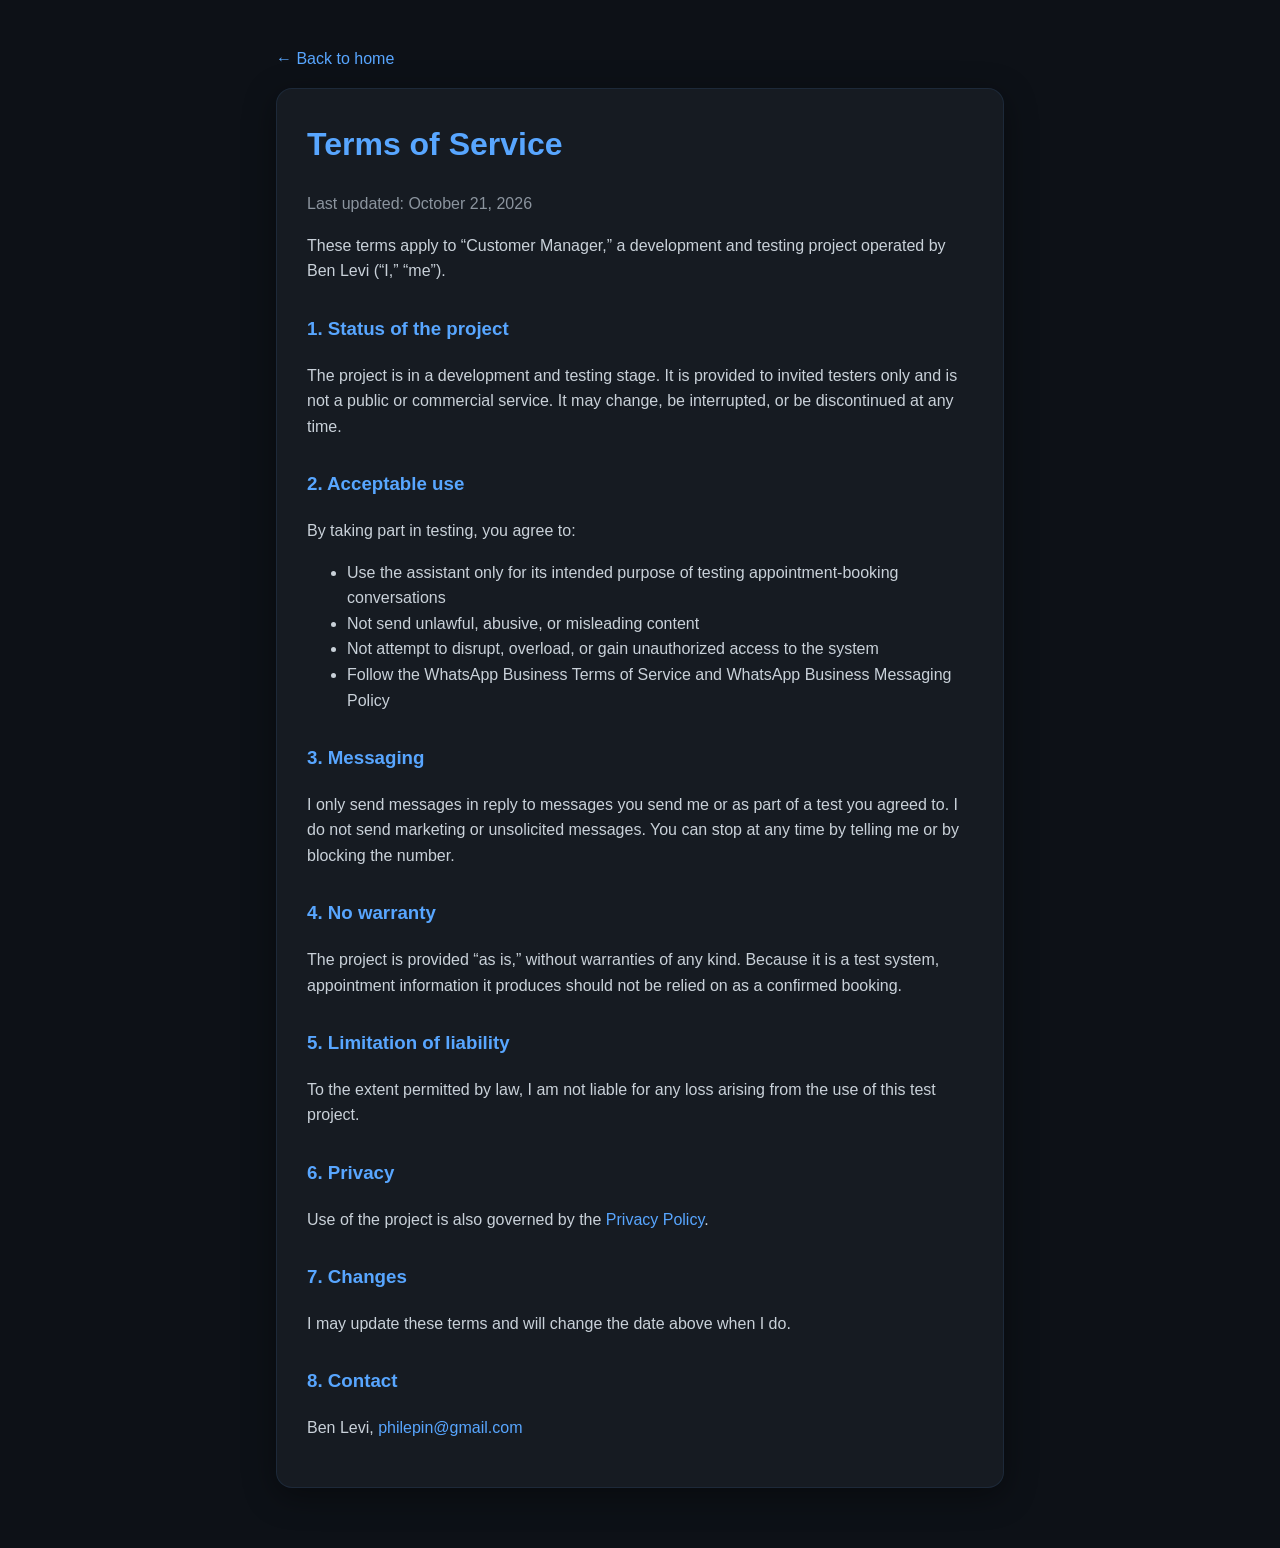
<file: terms.html>
<!DOCTYPE html>
<html lang="en">
<head>
  <meta charset="UTF-8" />
  <meta name="viewport" content="width=device-width, initial-scale=1.0" />
  <title>Terms of Service - Ben Levi</title>
  <style>
    :root { --bg-color:#0d1117; --text-color:#c9d1d9; --accent-color:#58a6ff; --card-color:#161b22; }
    * { box-sizing: border-box; }
    body { margin:0; background:var(--bg-color); color:var(--text-color);
      font-family:"Segoe UI", Tahoma, Geneva, Verdana, sans-serif; line-height:1.6; }
    main { max-width:760px; margin:0 auto; padding:30px 16px 60px; }
    .card { background:var(--card-color); padding:30px; border-radius:16px;
      border:1px solid rgba(88,166,255,0.1); box-shadow:0 8px 32px rgba(0,0,0,0.4); }
    h1 { color:var(--accent-color); margin-top:0; }
    h3 { color:var(--accent-color); margin-top:1.6em; }
    .updated { color:#8b949e; }
    a { color:var(--accent-color); text-decoration:none; }
    a:hover { color:#79c0ff; text-decoration:underline; }
    @media (max-width:768px) { .card { padding:20px; } }
  </style>
</head>
<body>
<main>
  <p><a href="index.html">&larr; Back to home</a></p>
  <div class="card">
    <h1>Terms of Service</h1>
    <p class="updated">Last updated: October 21, 2026</p>
    <p>These terms apply to &ldquo;Customer Manager,&rdquo; a development and testing project operated by Ben Levi (&ldquo;I,&rdquo; &ldquo;me&rdquo;).</p>

    <h3>1. Status of the project</h3>
    <p>The project is in a development and testing stage. It is provided to invited testers only and is not a public or commercial service. It may change, be interrupted, or be discontinued at any time.</p>

    <h3>2. Acceptable use</h3>
    <p>By taking part in testing, you agree to:</p>
    <ul>
      <li>Use the assistant only for its intended purpose of testing appointment-booking conversations</li>
      <li>Not send unlawful, abusive, or misleading content</li>
      <li>Not attempt to disrupt, overload, or gain unauthorized access to the system</li>
      <li>Follow the WhatsApp Business Terms of Service and WhatsApp Business Messaging Policy</li>
    </ul>

    <h3>3. Messaging</h3>
    <p>I only send messages in reply to messages you send me or as part of a test you agreed to. I do not send marketing or unsolicited messages. You can stop at any time by telling me or by blocking the number.</p>

    <h3>4. No warranty</h3>
    <p>The project is provided &ldquo;as is,&rdquo; without warranties of any kind. Because it is a test system, appointment information it produces should not be relied on as a confirmed booking.</p>

    <h3>5. Limitation of liability</h3>
    <p>To the extent permitted by law, I am not liable for any loss arising from the use of this test project.</p>

    <h3>6. Privacy</h3>
    <p>Use of the project is also governed by the <a href="privacy.html">Privacy Policy</a>.</p>

    <h3>7. Changes</h3>
    <p>I may update these terms and will change the date above when I do.</p>

    <h3>8. Contact</h3>
    <p>Ben Levi, <a href="mailto:philepin@gmail.com">philepin@gmail.com</a></p>
  </div>
</main>
</body>
</html>
</file>
<file: assets/css/main.css>
/* ============================================================
   Ben Levi — DevOps & AI Portfolio
   Design system: dark ops-console aesthetic, zero dependencies
   ============================================================ */

:root {
  --bg: #0a0e14;
  --bg-soft: #0d1320;
  --panel: #111827;
  --panel-2: #0f1522;
  --border: rgba(148, 163, 184, 0.14);
  --border-strong: rgba(34, 211, 238, 0.35);
  --text: #d7dee9;
  --text-dim: #8b98ab;
  --accent: #22d3ee;
  --accent-2: #a78bfa;
  --ok: #34d399;
  --warn: #fbbf24;
  --err: #f87171;
  --gradient: linear-gradient(120deg, #22d3ee, #a78bfa);
  --mono: "SFMono-Regular", "Cascadia Code", "JetBrains Mono", Consolas, "Liberation Mono", Menlo, monospace;
  --sans: "Inter", "Segoe UI", system-ui, -apple-system, sans-serif;
  --radius: 14px;
  --shadow: 0 10px 40px rgba(2, 6, 23, 0.6);
  --maxw: 1120px;
}

* { box-sizing: border-box; }
html { scroll-behavior: smooth; }

body {
  margin: 0;
  background: var(--bg);
  background-image:
    radial-gradient(ellipse 80% 50% at 20% -10%, rgba(34, 211, 238, 0.08), transparent),
    radial-gradient(ellipse 60% 40% at 90% 10%, rgba(167, 139, 250, 0.08), transparent);
  color: var(--text);
  font-family: var(--sans);
  line-height: 1.65;
  -webkit-font-smoothing: antialiased;
}

::selection { background: rgba(34, 211, 238, 0.3); }

a { color: var(--accent); text-decoration: none; }
a:hover { text-decoration: underline; }

canvas#net-bg {
  position: fixed;
  inset: 0;
  z-index: 0;
  pointer-events: none;
  opacity: 0.5;
}

.wrap { max-width: var(--maxw); margin: 0 auto; padding: 0 22px; position: relative; z-index: 1; }

/* ---------- Nav ---------- */
nav.topnav {
  position: sticky;
  top: 0;
  z-index: 100;
  backdrop-filter: blur(14px);
  background: rgba(10, 14, 20, 0.75);
  border-bottom: 1px solid var(--border);
}
.topnav .wrap {
  display: flex;
  align-items: center;
  justify-content: space-between;
  height: 60px;
}
.brand {
  font-family: var(--mono);
  font-weight: 700;
  font-size: 15px;
  color: var(--text);
}
.brand .prompt { color: var(--ok); }
.brand .cursor-blink { animation: blink 1.2s step-end infinite; color: var(--accent); }
.navlinks { display: flex; gap: 4px; }
.navlinks a {
  color: var(--text-dim);
  font-size: 13.5px;
  padding: 7px 12px;
  border-radius: 8px;
  transition: color .2s, background .2s;
}
.navlinks a:hover { color: var(--text); background: rgba(148,163,184,0.08); text-decoration: none; }

/* live status pill in nav */
.status-pill {
  display: inline-flex;
  align-items: center;
  gap: 7px;
  font-family: var(--mono);
  font-size: 11.5px;
  color: var(--ok);
  border: 1px solid rgba(52, 211, 153, 0.35);
  background: rgba(52, 211, 153, 0.08);
  border-radius: 999px;
  padding: 4px 12px;
  white-space: nowrap;
}
.dot {
  width: 7px; height: 7px; border-radius: 50%;
  background: var(--ok);
  box-shadow: 0 0 8px var(--ok);
  animation: pulse-dot 2s ease-in-out infinite;
}
.dot.err { background: var(--err); box-shadow: 0 0 8px var(--err); }
.dot.warn { background: var(--warn); box-shadow: 0 0 8px var(--warn); }

/* ---------- Hero ---------- */
.hero {
  display: grid;
  grid-template-columns: 1.05fr 1fr;
  gap: 44px;
  align-items: center;
  padding: 76px 0 60px;
}
.kicker {
  font-family: var(--mono);
  font-size: 13px;
  color: var(--accent);
  letter-spacing: 1.5px;
  text-transform: uppercase;
  margin-bottom: 14px;
}
.hero h1 {
  font-size: clamp(2.4rem, 5vw, 3.6rem);
  line-height: 1.08;
  margin: 0 0 18px;
  letter-spacing: -1px;
}
.hero h1 .grad {
  background: var(--gradient);
  -webkit-background-clip: text;
  background-clip: text;
  -webkit-text-fill-color: transparent;
}
.hero .lede { color: var(--text-dim); font-size: 1.06rem; max-width: 46ch; }
.hero-cta { display: flex; gap: 12px; margin-top: 26px; flex-wrap: wrap; }

.btn {
  display: inline-flex;
  align-items: center;
  gap: 8px;
  padding: 11px 20px;
  border-radius: 10px;
  font-weight: 600;
  font-size: 14.5px;
  border: 1px solid transparent;
  cursor: pointer;
  transition: transform .18s, box-shadow .18s, border-color .18s;
}
.btn:hover { transform: translateY(-2px); text-decoration: none; }
.btn-primary {
  background: var(--gradient);
  color: #06121a;
  box-shadow: 0 6px 24px rgba(34, 211, 238, 0.25);
}
.btn-primary:hover { box-shadow: 0 10px 30px rgba(34, 211, 238, 0.4); }
.btn-ghost {
  background: rgba(148,163,184,0.06);
  color: var(--text);
  border-color: var(--border);
}
.btn-ghost:hover { border-color: var(--border-strong); }

/* ---------- Terminal window ---------- */
.term {
  background: #0b1018;
  border: 1px solid var(--border);
  border-radius: var(--radius);
  box-shadow: var(--shadow);
  overflow: hidden;
  font-family: var(--mono);
  font-size: 13px;
}
.term-bar {
  display: flex;
  align-items: center;
  gap: 8px;
  padding: 10px 14px;
  background: rgba(148,163,184,0.05);
  border-bottom: 1px solid var(--border);
}
.term-bar .tl { width: 11px; height: 11px; border-radius: 50%; }
.tl.r { background: #ff5f57; } .tl.y { background: #febc2e; } .tl.g { background: #28c840; }
.term-bar .term-title { margin-left: 8px; color: var(--text-dim); font-size: 12px; }
.term-body {
  padding: 16px 18px 20px;
  min-height: 300px;
  line-height: 1.75;
  white-space: pre-wrap;
  word-break: break-word;
}
.term-body .tp { color: var(--ok); }
.term-body .tc { color: var(--text); }
.term-body .td { color: var(--text-dim); }
.term-body .ta { color: var(--accent); }
.term-body .tk { color: var(--accent-2); }
.term-body .tok { color: var(--ok); }
.term-caret {
  display: inline-block;
  width: 8px; height: 15px;
  background: var(--accent);
  vertical-align: -2px;
  animation: blink 1s step-end infinite;
}

/* ---------- Sections ---------- */
section { padding: 64px 0; }
.sec-head { margin-bottom: 34px; }
.sec-head .num { font-family: var(--mono); color: var(--accent); font-size: 13px; }
.sec-head h2 { font-size: 1.9rem; margin: 6px 0 8px; letter-spacing: -0.5px; }
.sec-head p { color: var(--text-dim); margin: 0; max-width: 62ch; }

.panel {
  background: linear-gradient(160deg, var(--panel), var(--panel-2));
  border: 1px solid var(--border);
  border-radius: var(--radius);
  box-shadow: var(--shadow);
}

/* reveal on scroll */
.reveal { opacity: 0; transform: translateY(22px); transition: opacity .7s ease, transform .7s ease; }
.reveal.vis { opacity: 1; transform: none; }

/* ---------- Live ops grid ---------- */
.ops-grid {
  display: grid;
  grid-template-columns: repeat(auto-fit, minmax(230px, 1fr));
  gap: 16px;
}
.ops-card { padding: 20px; position: relative; overflow: hidden; }
.ops-card .label {
  font-family: var(--mono);
  font-size: 11px;
  letter-spacing: 1.2px;
  text-transform: uppercase;
  color: var(--text-dim);
  display: flex;
  align-items: center;
  gap: 8px;
}
.ops-card .value {
  font-family: var(--mono);
  font-size: 1.5rem;
  font-weight: 700;
  margin-top: 10px;
  color: var(--text);
}
.ops-card .value.ok { color: var(--ok); }
.ops-card .sub { font-size: 12.5px; color: var(--text-dim); margin-top: 6px; font-family: var(--mono); }
.ops-card::after {
  content: '';
  position: absolute;
  top: 0; left: 0; right: 0;
  height: 2px;
  background: var(--gradient);
  opacity: 0.6;
}

.runs-list { margin-top: 18px; }
.run-row {
  display: flex;
  align-items: center;
  gap: 14px;
  padding: 12px 18px;
  border-top: 1px solid var(--border);
  font-family: var(--mono);
  font-size: 12.5px;
}
.run-row:first-child { border-top: none; }
.run-row .rname { color: var(--text); flex: 1; min-width: 0; overflow: hidden; text-overflow: ellipsis; white-space: nowrap; }
.run-row .rmeta { color: var(--text-dim); white-space: nowrap; }
.run-row .rstat { font-weight: 700; white-space: nowrap; }
.rstat.success { color: var(--ok); }
.rstat.failure { color: var(--err); }
.rstat.in_progress, .rstat.queued { color: var(--warn); }

/* ---------- Skills ---------- */
.skills-grid {
  display: grid;
  grid-template-columns: repeat(auto-fit, minmax(240px, 1fr));
  gap: 16px;
}
.skill-col { padding: 22px; }
.skill-col h3 {
  margin: 0 0 14px;
  font-size: 1.02rem;
  color: var(--accent);
  font-family: var(--mono);
}
.tags { display: flex; flex-wrap: wrap; gap: 8px; }
.tag {
  font-family: var(--mono);
  font-size: 12px;
  padding: 5px 11px;
  border-radius: 8px;
  background: rgba(34, 211, 238, 0.07);
  border: 1px solid rgba(34, 211, 238, 0.18);
  color: var(--text);
  transition: border-color .2s, transform .2s;
}
.tag:hover { border-color: var(--border-strong); transform: translateY(-1px); }

/* ---------- Projects ---------- */
.proj-grid {
  display: grid;
  grid-template-columns: repeat(auto-fill, minmax(300px, 1fr));
  gap: 18px;
}
.proj-card {
  padding: 22px;
  display: flex;
  flex-direction: column;
  gap: 10px;
  transition: transform .2s, border-color .2s;
  color: var(--text);
}
a.proj-card:hover { transform: translateY(-4px); border-color: var(--border-strong); text-decoration: none; }
.proj-card h3 { margin: 0; font-size: 1.06rem; display: flex; align-items: center; gap: 9px; }
.proj-card h3 .folder { color: var(--accent); }
.proj-card p { margin: 0; color: var(--text-dim); font-size: 0.92rem; flex: 1; }
.proj-meta {
  display: flex;
  gap: 16px;
  font-family: var(--mono);
  font-size: 12px;
  color: var(--text-dim);
  align-items: center;
}
.lang-dot { width: 10px; height: 10px; border-radius: 50%; display: inline-block; margin-right: 6px; vertical-align: -1px; }

/* ---------- News ---------- */
.news-list { display: grid; gap: 12px; }
.news-item {
  display: flex;
  align-items: baseline;
  gap: 14px;
  padding: 14px 18px;
  transition: border-color .2s;
}
.news-item:hover { border-color: var(--border-strong); }
.news-item .src {
  font-family: var(--mono);
  font-size: 11px;
  color: var(--accent-2);
  white-space: nowrap;
  min-width: 90px;
}
.news-item a { color: var(--text); font-size: 0.95rem; }
.news-item .when { margin-left: auto; font-family: var(--mono); font-size: 11.5px; color: var(--text-dim); white-space: nowrap; }

/* ---------- Architecture ---------- */
.arch-wrap { padding: 26px; overflow-x: auto; }
.arch-svg { min-width: 720px; width: 100%; height: auto; }
.arch-note { color: var(--text-dim); font-size: 0.92rem; margin-top: 14px; }

/* ---------- Videos ---------- */
.video-grid { display: grid; grid-template-columns: repeat(auto-fit, minmax(300px, 1fr)); gap: 18px; }
.video-card { overflow: hidden; }
.video-thumb {
  position: relative;
  aspect-ratio: 16 / 9;
  background: #0b1018 center/cover no-repeat;
  display: flex;
  align-items: center;
  justify-content: center;
  cursor: pointer;
}
.video-thumb .play {
  width: 60px; height: 60px;
  border-radius: 50%;
  background: rgba(34, 211, 238, 0.9);
  display: flex;
  align-items: center;
  justify-content: center;
  color: #06121a;
  font-size: 22px;
  transition: transform .2s;
}
.video-thumb:hover .play { transform: scale(1.12); }
.video-card .vtitle { padding: 14px 18px; font-size: 0.95rem; }
.video-card iframe { width: 100%; aspect-ratio: 16/9; border: 0; display: block; }

/* ---------- Chat widget ---------- */
.chat-fab {
  position: fixed;
  right: 22px;
  bottom: 22px;
  z-index: 200;
  width: 58px; height: 58px;
  border-radius: 50%;
  border: none;
  background: var(--gradient);
  color: #06121a;
  font-size: 24px;
  cursor: pointer;
  box-shadow: 0 8px 30px rgba(34, 211, 238, 0.4);
  transition: transform .2s;
  display: flex; align-items: center; justify-content: center;
}
.chat-fab:hover { transform: scale(1.08); }

.chat-panel {
  position: fixed;
  right: 22px;
  bottom: 92px;
  z-index: 200;
  width: min(380px, calc(100vw - 44px));
  height: min(540px, calc(100vh - 130px));
  display: none;
  flex-direction: column;
  overflow: hidden;
}
.chat-panel.open { display: flex; }
.chat-head {
  padding: 14px 18px;
  border-bottom: 1px solid var(--border);
  display: flex; align-items: center; gap: 10px;
}
.chat-head .bot-av {
  width: 34px; height: 34px; border-radius: 50%;
  background: var(--gradient);
  display: flex; align-items: center; justify-content: center;
  font-size: 17px;
}
.chat-head .bot-name { font-weight: 700; font-size: 14.5px; }
.chat-close {
  margin-left: auto; width: 32px; height: 32px; border-radius: 8px;
  border: 1px solid var(--border); background: transparent; color: var(--text-dim);
  font-size: 15px; cursor: pointer; transition: color .2s, border-color .2s;
}
.chat-close:hover { color: var(--text); border-color: var(--border-strong); }
.chat-head .bot-sub { font-family: var(--mono); font-size: 11px; color: var(--text-dim); }
.chat-msgs { flex: 1; overflow-y: auto; padding: 16px; display: flex; flex-direction: column; gap: 10px; }
.msg {
  max-width: 85%;
  padding: 10px 14px;
  border-radius: 14px;
  font-size: 13.5px;
  line-height: 1.55;
  white-space: pre-wrap;
  word-break: break-word;
}
.msg.bot { background: rgba(148,163,184,0.08); border: 1px solid var(--border); align-self: flex-start; border-bottom-left-radius: 4px; }
.msg.user { background: rgba(34, 211, 238, 0.14); border: 1px solid rgba(34,211,238,0.25); align-self: flex-end; border-bottom-right-radius: 4px; }
.msg.typing { color: var(--text-dim); font-family: var(--mono); }
.chat-suggest { display: flex; flex-wrap: wrap; gap: 6px; padding: 0 16px 8px; }
.chat-suggest button {
  font-family: var(--mono);
  font-size: 11px;
  padding: 5px 10px;
  border-radius: 999px;
  background: transparent;
  border: 1px solid var(--border);
  color: var(--text-dim);
  cursor: pointer;
}
.chat-suggest button:hover { border-color: var(--border-strong); color: var(--text); }
.chat-input-row {
  display: flex;
  gap: 8px;
  padding: 12px;
  border-top: 1px solid var(--border);
}
.chat-input-row input {
  flex: 1;
  background: rgba(148,163,184,0.06);
  border: 1px solid var(--border);
  border-radius: 10px;
  color: var(--text);
  padding: 10px 14px;
  font-size: 13.5px;
  outline: none;
}
.chat-input-row input:focus { border-color: var(--border-strong); }
.chat-input-row button {
  background: var(--gradient);
  border: none;
  border-radius: 10px;
  padding: 0 16px;
  color: #06121a;
  font-weight: 700;
  cursor: pointer;
}

/* ---------- Hero identity (photo + role badge) ---------- */
.hero-id { display: flex; align-items: center; gap: 16px; margin-bottom: 22px; flex-wrap: wrap; }
.avatar {
  width: 88px; height: 88px; border-radius: 50%; object-fit: cover;
  border: 2px solid var(--border-strong);
  box-shadow: 0 0 0 4px rgba(34, 211, 238, 0.08), 0 8px 30px rgba(34, 211, 238, 0.18);
}
.role-badge {
  display: inline-flex; align-items: center; gap: 8px;
  padding: 6px 14px; border-radius: 999px;
  background: rgba(34, 211, 238, 0.08); border: 1px solid var(--border-strong);
  color: var(--accent); font-family: var(--mono); font-size: 12.5px; letter-spacing: 0.5px;
}

/* ---------- Floating clouds ---------- */
.floating-clouds { position: fixed; inset: 0; pointer-events: none; overflow: hidden; z-index: 0; }
.cloud { position: absolute; left: -140px; color: var(--accent); opacity: 0.10; animation: drift linear infinite; }
.cloud:nth-child(2n) { color: var(--accent-2); opacity: 0.12; }
@keyframes drift { from { transform: translateX(0); } to { transform: translateX(calc(100vw + 280px)); } }

/* ---------- Case studies ---------- */
.case-grid { display: grid; grid-template-columns: repeat(auto-fit, minmax(min(100%, 460px), 1fr)); gap: 18px; }
.case-card { padding: 24px; display: flex; flex-direction: column; gap: 12px; }
.case-tag { font-family: var(--mono); font-size: 11.5px; color: var(--accent-2); text-transform: uppercase; letter-spacing: 1px; }
.case-card h3 { margin: 0; font-size: 1.2rem; }
.case-problem { margin: 0; color: var(--text-dim); font-size: 0.95rem; }
.case-problem strong { color: var(--text); }
.case-card ul { margin: 0; padding-left: 18px; font-size: 0.93rem; display: grid; gap: 6px; }
.case-card ul li::marker { color: var(--accent); }
.case-links { margin-top: auto; font-family: var(--mono); font-size: 12.5px; color: var(--text-dim); }
.case-private { color: var(--text-dim); }

/* ---------- Services ---------- */
.svc-grid { display: grid; grid-template-columns: repeat(auto-fit, minmax(min(100%, 260px), 1fr)); gap: 16px; }
.svc-card { padding: 22px; }
.svc-card h3 { margin: 0 0 8px; font-size: 1.02rem; }
.svc-card p { margin: 0; color: var(--text-dim); font-size: 0.93rem; }
.svc-contact { margin-top: 18px; color: var(--text-dim); font-size: 0.93rem; }

/* ---------- About: experience & education ---------- */
.bio-grid { display: grid; grid-template-columns: repeat(auto-fit, minmax(min(100%, 420px), 1fr)); gap: 18px; margin-top: 18px; }
.bio-col { padding: 24px; }
.bio-col h3 { margin: 0 0 14px; font-family: var(--mono); font-size: 13.5px; color: var(--accent); font-weight: 600; letter-spacing: 0.5px; }
.bio-col h3:not(:first-child) { margin-top: 22px; }
.timeline { list-style: none; margin: 0; padding: 0 0 0 18px; border-left: 2px solid var(--border-strong); display: grid; gap: 20px; }
.timeline > li { position: relative; }
.timeline > li::before {
  content: ""; position: absolute; left: -25px; top: 6px; width: 12px; height: 12px; border-radius: 50%;
  background: var(--bg); border: 2px solid var(--accent); box-shadow: 0 0 8px rgba(34, 211, 238, 0.5);
}
.tl-when { font-family: var(--mono); font-size: 12px; color: var(--accent-2); }
.tl-role { font-weight: 700; margin: 2px 0 6px; }
.timeline ul { margin: 0; padding-left: 18px; color: var(--text-dim); font-size: 0.92rem; }
.bio-note { margin: 18px 0 0; color: var(--text-dim); font-size: 0.92rem; font-style: italic; }
.edu { list-style: none; margin: 0; padding: 0; display: grid; gap: 12px; font-size: 0.95rem; }
.edu span { color: var(--text-dim); font-size: 0.9rem; }
.bio-personal { margin: 0 0 18px; color: var(--text-dim); font-size: 0.95rem; }

/* ---------- Footer ---------- */
footer {
  border-top: 1px solid var(--border);
  padding: 40px 0 46px;
  color: var(--text-dim);
  font-size: 0.9rem;
}
footer .wrap { display: flex; justify-content: space-between; flex-wrap: wrap; gap: 14px; }
footer .mono { font-family: var(--mono); font-size: 12px; }

/* ---------- Animations ---------- */
@keyframes blink { 50% { opacity: 0; } }
@keyframes pulse-dot { 50% { opacity: 0.4; } }

/* ---------- Responsive ---------- */
@media (max-width: 900px) {
  .hero { grid-template-columns: 1fr; padding-top: 48px; }
  .navlinks { display: none; }
}

/* ---------- Accessibility: respect reduced motion ---------- */
@media (prefers-reduced-motion: reduce) {
  html { scroll-behavior: auto; }
  *, *::before, *::after {
    animation-duration: 0.01ms !important;
    animation-iteration-count: 1 !important;
    transition-duration: 0.01ms !important;
  }
  .reveal { opacity: 1; transform: none; }
  canvas#net-bg { display: none; }
  .cloud { animation: none; left: 8%; }
}
</file>
